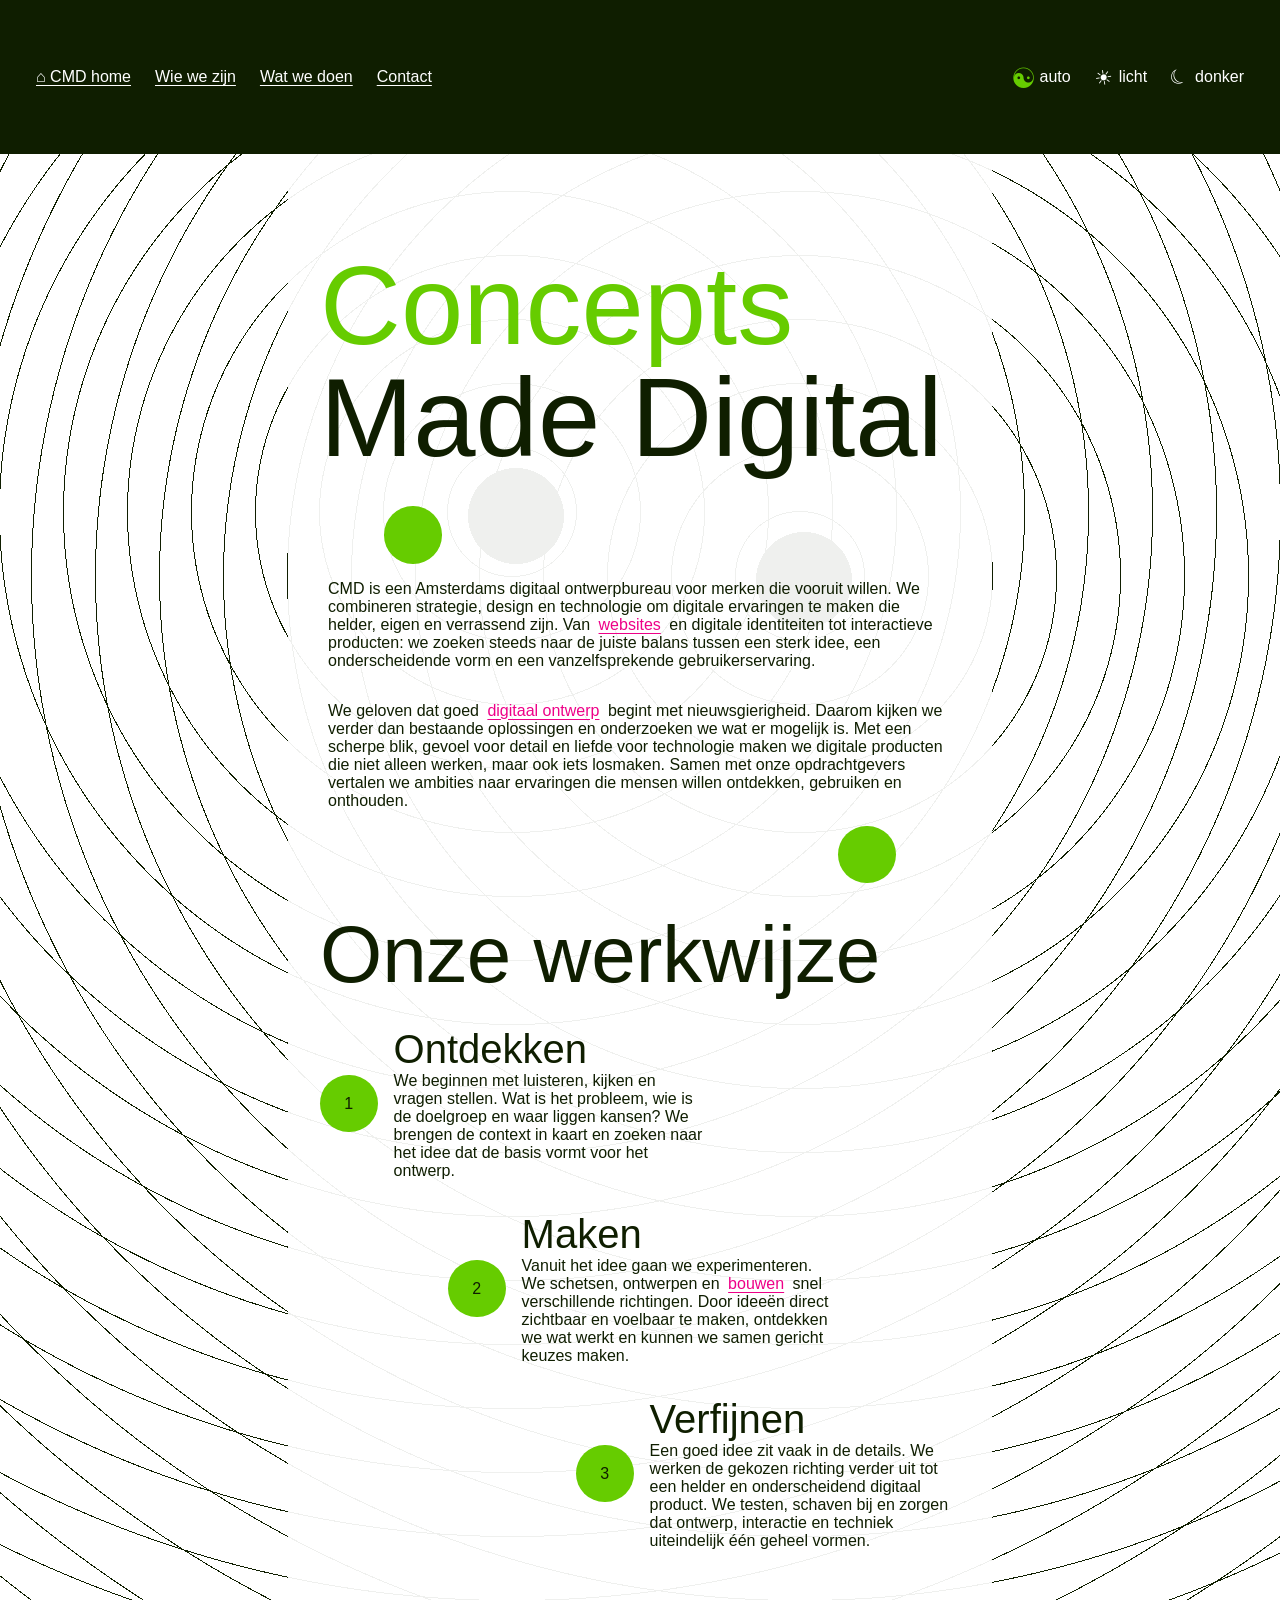
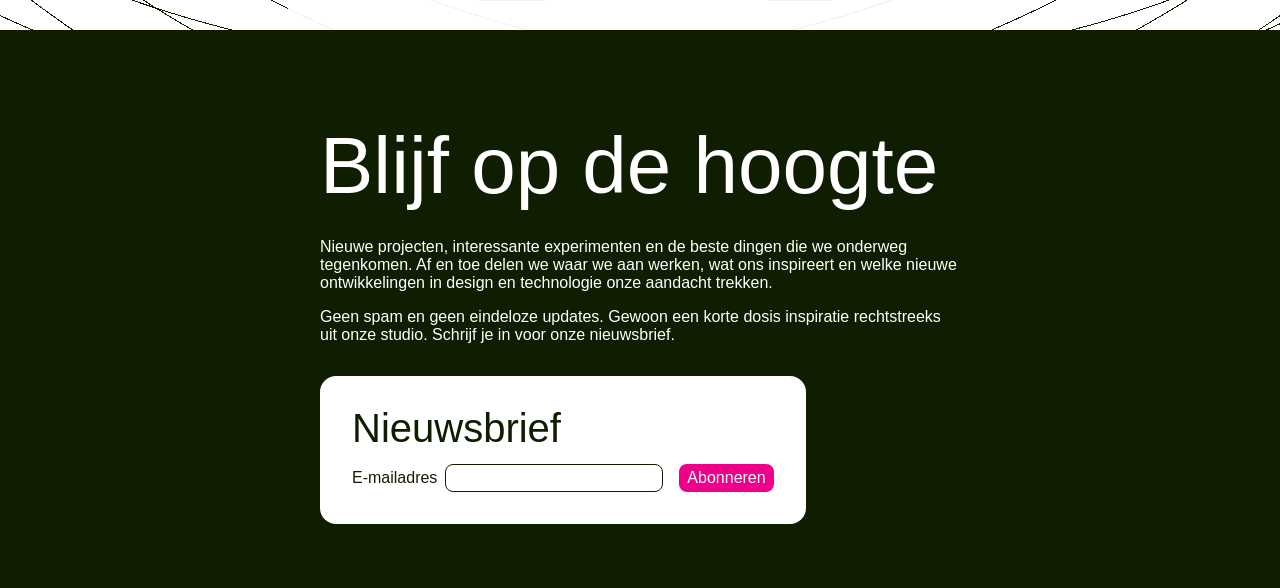
<file: baseline.html>
<!doctype html>
<html lang="en">
  <head>
    <meta charset="UTF-8" />
    <meta name="viewport" content="width=device-width, initial-scale=1.0" />
    <title>Digitaal Tuintje van CMD</title>

    <link href="./assets/style/baseline.css" rel="stylesheet" />
    <script
      data-page="[https://voorbeeld.nl]"
      src="http://127.0.0.1:5501/webring.js"
      defer
    ></script>
  </head>
  <body>
    <header>
      <nav>
        <ul>
          <li><a href="#">⌂&nbsp;CMD home</a></li>
          <li><a href="#">Wie we zijn</a></li>
          <li><a href="#">Wat we doen</a></li>
          <li><a href="#">Contact</a></li>
        </ul>
      </nav>

      <form>
        <label>
          <input type="radio" name="theme" value="auto-theme" checked /> auto
        </label>
        <label>
          <input type="radio" name="theme" value="light-theme" /> licht
        </label>
        <label>
          <input type="radio" name="theme" value="dark-theme" /> donker
        </label>
      </form>
    </header>
    <main>
      <section>
        <h1>Concepts Made Digital</h1>
        <p>
          CMD is een Amsterdams digitaal ontwerpbureau voor merken die vooruit
          willen. We combineren strategie, design en technologie om digitale
          ervaringen te maken die helder, eigen en verrassend zijn. Van
          <a href="https://en.wikipedia.org/wiki/Website">websites</a> en
          digitale identiteiten tot interactieve producten: we zoeken steeds
          naar de juiste balans tussen een sterk idee, een onderscheidende vorm
          en een vanzelfsprekende gebruikerservaring.
        </p>
        <p>
          We geloven dat goed
          <a href="https://en.wikipedia.org/wiki/Digital_design"
            >digitaal ontwerp</a
          >
          begint met nieuwsgierigheid. Daarom kijken we verder dan bestaande
          oplossingen en onderzoeken we wat er mogelijk is. Met een scherpe
          blik, gevoel voor detail en liefde voor technologie maken we digitale
          producten die niet alleen werken, maar ook iets losmaken. Samen met
          onze opdrachtgevers vertalen we ambities naar ervaringen die mensen
          willen ontdekken, gebruiken en onthouden.
        </p>
      </section>
      <section>
        <h2>Onze werkwijze</h2>

        <ol>
          <li>
            <h3>Ontdekken</h3>
            <p>
              We beginnen met luisteren, kijken en vragen stellen. Wat is het
              probleem, wie is de doelgroep en waar liggen kansen? We brengen de
              context in kaart en zoeken naar het idee dat de basis vormt voor
              het ontwerp.
            </p>
          </li>
          <li>
            <h3>Maken</h3>
            <p>
              Vanuit het idee gaan we experimenteren. We schetsen, ontwerpen en
              <a href="https://en.wikipedia.org/wiki/Web_development">bouwen</a>
              snel verschillende richtingen. Door ideeën direct zichtbaar en
              voelbaar te maken, ontdekken we wat werkt en kunnen we samen
              gericht keuzes maken.
            </p>
          </li>
          <li>
            <h3>Verfijnen</h3>
            <p>
              Een goed idee zit vaak in de details. We werken de gekozen
              richting verder uit tot een helder en onderscheidend digitaal
              product. We testen, schaven bij en zorgen dat ontwerp, interactie
              en techniek uiteindelijk één geheel vormen.
            </p>
          </li>
        </ol>
      </section>
    </main>

    <footer>
      <section>
        <h2>Blijf op de hoogte</h2>
        <p>
          Nieuwe projecten, interessante experimenten en de beste dingen die we
          onderweg tegenkomen. Af en toe delen we waar we aan werken, wat ons
          inspireert en welke nieuwe ontwikkelingen in design en technologie
          onze aandacht trekken.
        </p>
        <p>
          Geen spam en geen eindeloze updates. Gewoon een korte dosis inspiratie
          rechtstreeks uit onze studio. Schrijf je in voor onze nieuwsbrief.
        </p>

        <form>
          <h3>Nieuwsbrief</h3>
          <label>E-mailadres <input type="email" /></label>
          <button>Abonneren</button>
        </form>
      </section>
    </footer>
  </body>
</html>
</file>
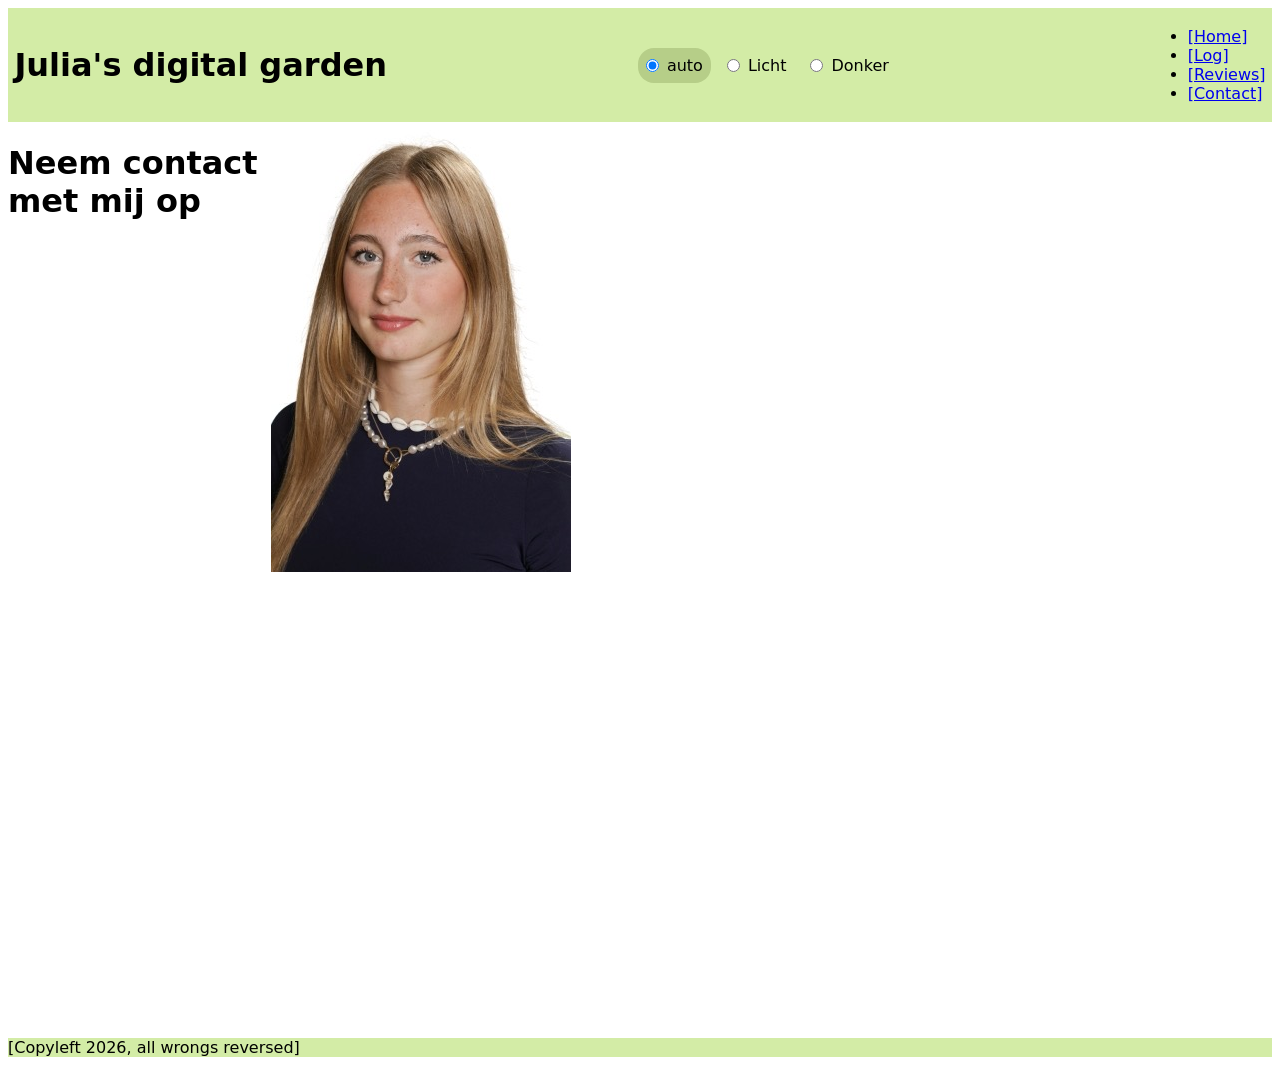
<file: contact.html>
<!doctype html>
<html lang="en">
  <head>
    <meta charset="UTF-8" />
    <meta name="viewport" content="width=device-width, initial-scale=1.0" />
    <meta name="author" content="Julia Mak" />
    <meta name="color-scheme" content="dark light" />

    <title>[Digitaal Tuintje van Julia Mak]</title>
    <link rel="stylesheet" href="./assets/style/normal.css" />

    <!-- Importeer het webring component, voeg jouw eigen domein toe in data-page -->
    <script
      data-page="[https://voorbeeld.nl]"
      src="https://digitaaltuintje.nl/webring.js"
      defer
    ></script>
      </head>
  <body>
    <header>
         <h1>Julia's digital garden</h1>

      <form>
        <label for="system-mode">
          <input
            type="radio"
            id="system-mode"
            name="color-scheme"
            value="auto"
            checked
          />
          auto
        </label>
        <label for="light-mode">
          <input
            type="radio"
            id="light-mode"
            name="color-scheme"
            value="light"
          />
          Licht
        </label>
        <label for="dark-mode">
          <input type="radio" id="dark-mode" name="color-scheme" value="dark" />
          Donker
        </label>
      </form>

      <nav>
        <ul>
          <li><a href="/">[Home]</a></li>
          <li><a href="/log.html">[Log]</a></li>
          <li><a href="/reviews.html">[Reviews]</a></li>
          <li><a href="/contact.html">[Contact]</a></li>
        </ul>
      </nav>
    </header>

    <main>
      <h1>Neem contact met mij op</h1>
      <img alt="Vrouw-met-blond-haar" src="IMG_3798.JPG"/>
    </main>


    <footer>
      <p>[Copyleft 2026, all wrongs reversed]</p>

    </footer>
</body>
</html>
</file>
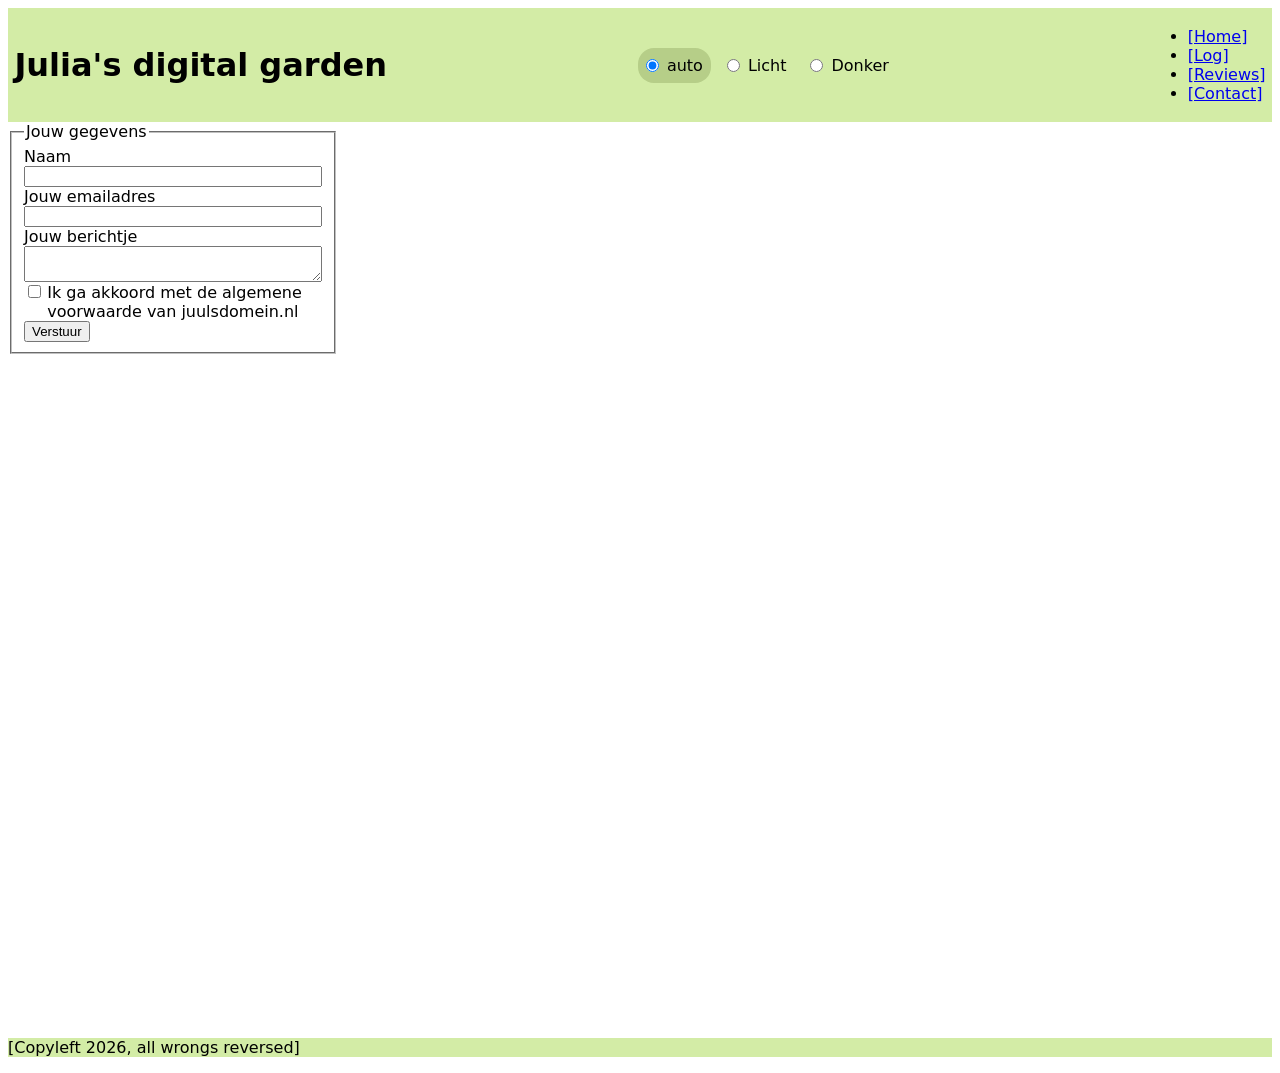
<file: log.html>
<!doctype html>
<html lang="en">
  <head>
    <meta charset="UTF-8" />
    <meta name="viewport" content="width=device-width, initial-scale=1.0" />
    <meta name="author" content="Julia Mak" />
    <meta name="color-scheme" content="dark light" />

    <title>[Digitaal Tuintje van Julia Mak]</title>
    <link rel="stylesheet" href="./assets/style/normal.css" />

    <!-- Importeer het webring component, voeg jouw eigen domein toe in data-page -->
    <script
      data-page="[https://voorbeeld.nl]"
      src="https://digitaaltuintje.nl/webring.js"
      defer
    ></script>
  </head>
  <body>
    <header>
      <h1>Julia's digital garden</h1>

      <form>
        <label for="system-mode">
          <input
            type="radio"
            id="system-mode"
            name="color-scheme"
            value="auto"
            checked
          />
          auto
        </label>
        <label for="light-mode">
          <input
            type="radio"
            id="light-mode"
            name="color-scheme"
            value="light"
          />
          Licht
        </label>
        <label for="dark-mode">
          <input type="radio" id="dark-mode" name="color-scheme" value="dark" />
          Donker
        </label>
      </form>

      <nav>
        <ul>
          <li><a href="/">[Home]</a></li>
          <li><a href="/log.html">[Log]</a></li>
          <li><a href="/reviews.html">[Reviews]</a></li>
          <li><a href="/contact.html">[Contact]</a></li>
        </ul>
      </nav>
    </header>
    
    <main>
        <form>
            <fieldset>
                <legend>Jouw gegevens</legend>
                <label>
                    Naam<input type="text" name="naam">
                </label>
                <label>
                    Jouw emailadres
                    <input type="email" name="email">
                </label>
                <label>
                    Jouw berichtje
                    <textarea name="bericht"></textarea>
                </label>
                <label>
                    <input type="checkbox" name="check"> Ik ga akkoord met de algemene voorwaarde van juulsdomein.nl
                </label>
                 <button>Verstuur</button>
            </fieldset>
        </form>  
    </main>


    <footer>
      <p>[Copyleft 2026, all wrongs reversed]</p>
    </footer>
  </body>
</html>
</file>
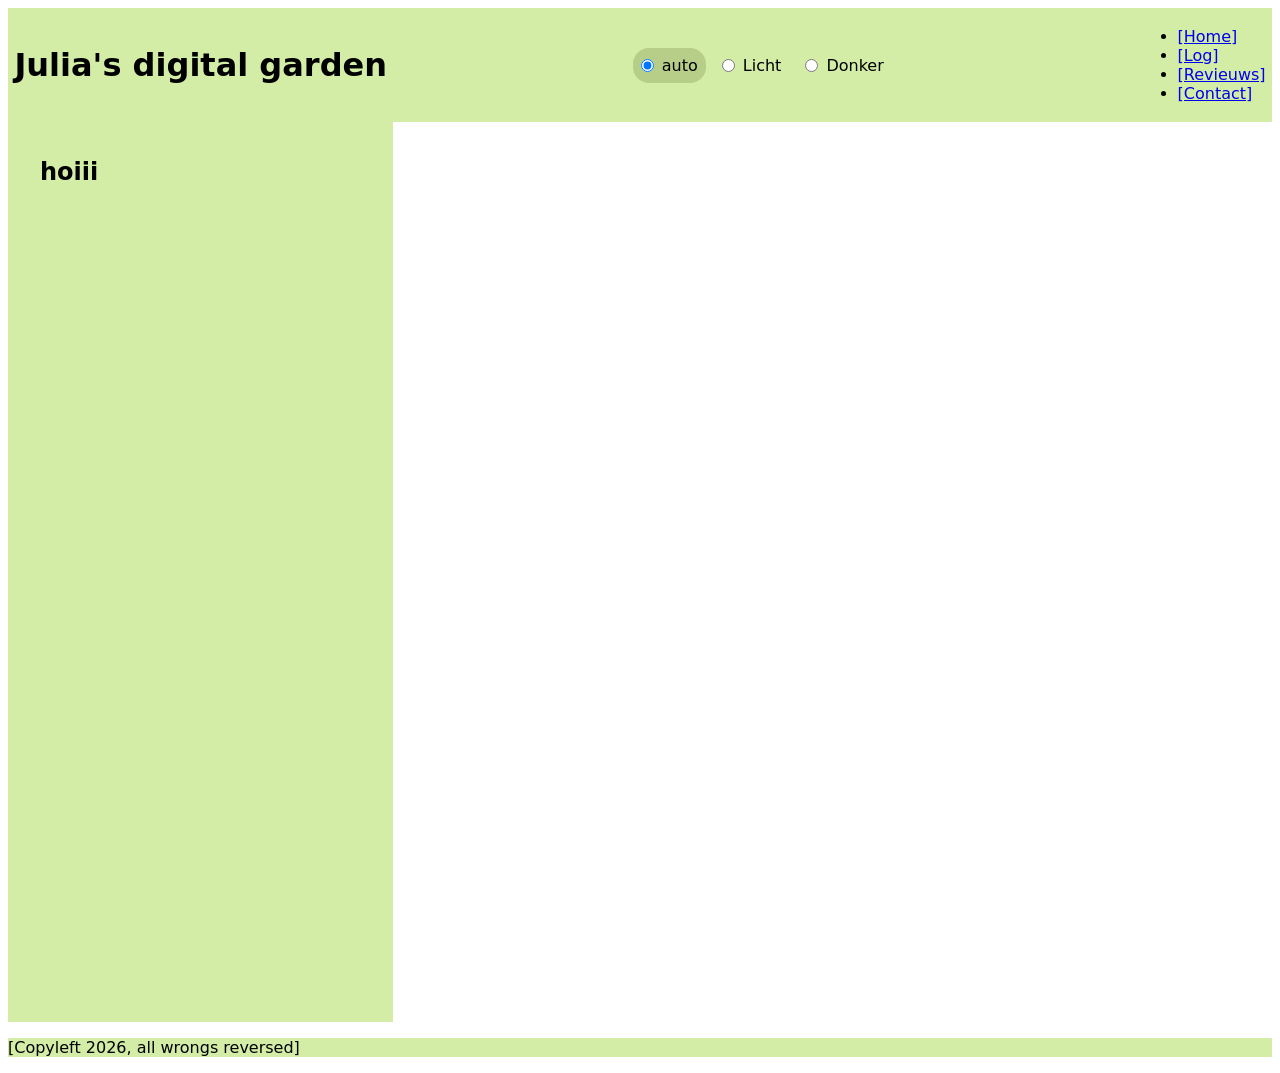
<file: Revieuws.html>
<!doctype html>
<html lang="en">
  <head>
    <meta charset="UTF-8" />
    <meta name="viewport" content="width=device-width, initial-scale=1.0" />
    <meta name="author" content="Julia Mak" />
    <meta name="color-scheme" content="dark light" />

    <title>[Digitaal Tuintje van Julia Mak]</title>
    <link rel="stylesheet" href="./assets/style/normal.css" />

    <!-- Importeer het webring component, voeg jouw eigen domein toe in data-page -->
    <script
      data-page="[https://voorbeeld.nl]"
      src="https://digitaaltuintje.nl/webring.js"
      defer
    ></script>
  </head>
  <body>
    <header>
      <h1>Julia's digital garden</h1>

      <form>
        <label for="system-mode">
          <input
            type="radio"
            id="system-mode"
            name="color-scheme"
            value="auto"
            checked
          />
          auto
        </label>
        <label for="light-mode">
          <input
            type="radio"
            id="light-mode"
            name="color-scheme"
            value="light"
          />
          Licht
        </label>
        <label for="dark-mode">
          <input type="radio" id="dark-mode" name="color-scheme" value="dark" />
          Donker
        </label>
      </form>

      <nav>
        <ul>
          <li><a href="/">[Home]</a></li>
          <li><a href="/log.html">[Log]</a></li>
          <li><a href="/revieuws.html">[Revieuws]</a></li>
          <li><a href="/contact.html">[Contact]</a></li>
        </ul>
      </nav>
    </header>

    <main>
    <article>
   <h1>hoiii</h1>
    </article>

    </main>


    <footer>
      <p>[Copyleft 2026, all wrongs reversed]</p>
    </footer>
  </body>
</html>
</file>
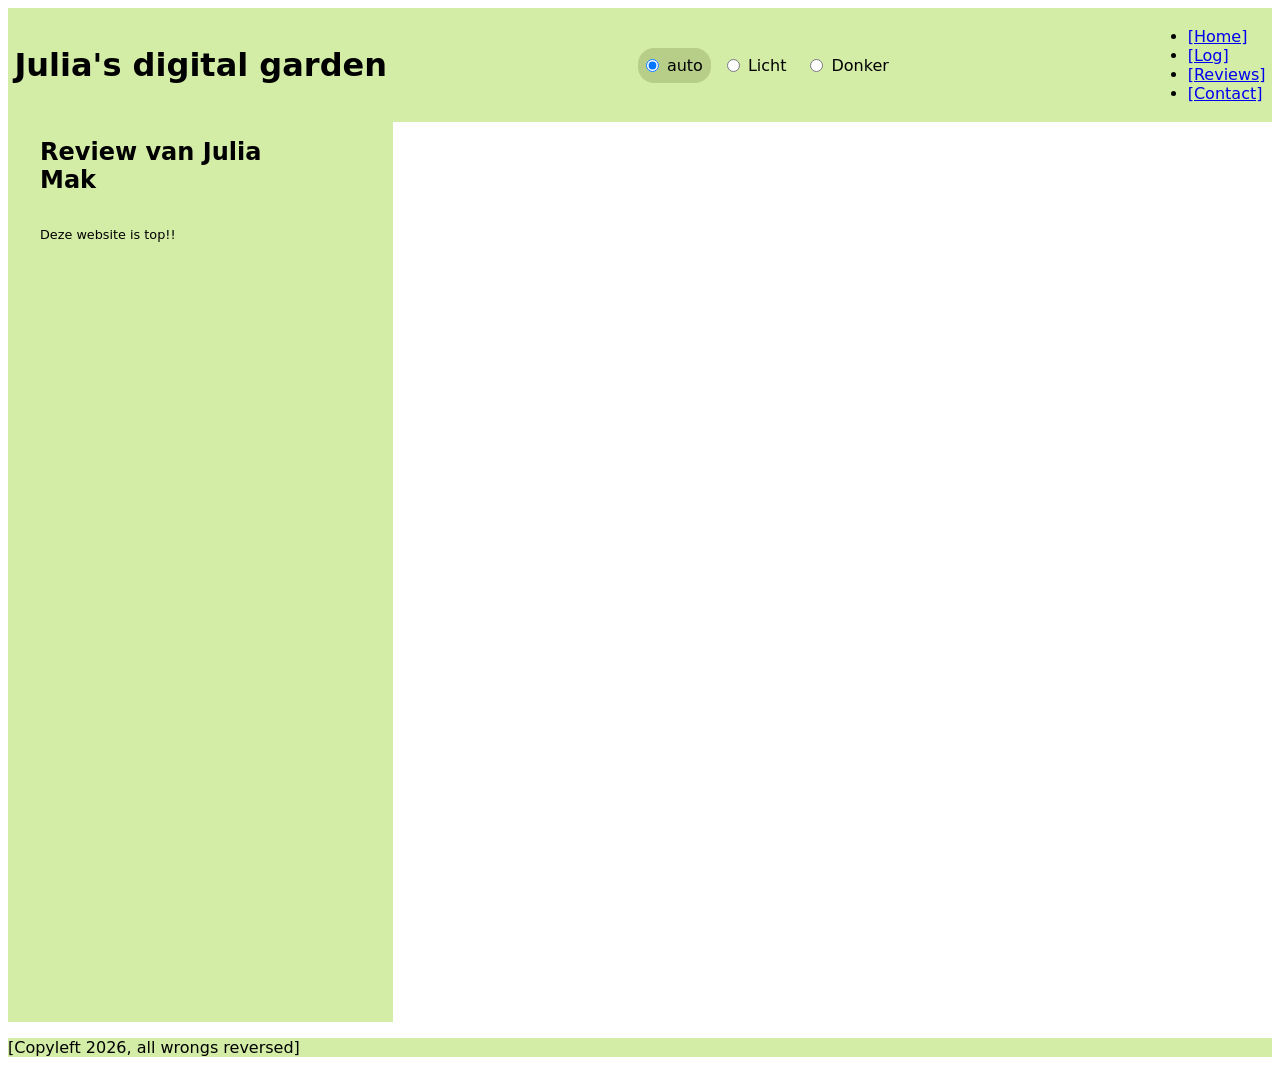
<file: reviews.html>
<!doctype html>
<html lang="en">
  <head>
    <meta charset="UTF-8" />
    <meta name="viewport" content="width=device-width, initial-scale=1.0" />
    <meta name="author" content="Julia Mak" />
    <meta name="color-scheme" content="dark light" />

    <title>[Digitaal Tuintje van Julia Mak]</title>
    <link rel="stylesheet" href="./assets/style/normal.css" />

    <!-- Importeer het webring component, voeg jouw eigen domein toe in data-page -->
    <script
      data-page="[https://voorbeeld.nl]"
      src="https://digitaaltuintje.nl/webring.js"
      defer
    ></script>
  </head>
  <body>
    <header>
      <h1>Julia's digital garden</h1>

      <form>
        <label for="system-mode">
          <input
            type="radio"
            id="system-mode"
            name="color-scheme"
            value="auto"
            checked
          />
          auto
        </label>
        <label for="light-mode">
          <input
            type="radio"
            id="light-mode"
            name="color-scheme"
            value="light"
          />
          Licht
        </label>
        <label for="dark-mode">
          <input type="radio" id="dark-mode" name="color-scheme" value="dark" />
          Donker
        </label>
      </form>

      <nav>
        <ul>
          <li><a href="/">[Home]</a></li>
          <li><a href="/log.html">[Log]</a></li>
          <li><a href="/reviews.html">[Reviews]</a></li>
          <li><a href="/contact.html">[Contact]</a></li>
        </ul>
      </nav>
    </header>

    <main>
      <article>
        <h2>Review van Julia Mak</h2>
        <p>Deze website is top!!
        </p>
      </article>
    </main>


    <footer>
      <p>[Copyleft 2026, all wrongs reversed]</p>
    </footer>
  </body>
</html>
</file>
<file: assets/style/baseline.css>
/****************/
/* SAIRA NORMAL */
/****************/
/* @font-face {
  font-family: "Saira";
  src: url("https://assets.codepen.io/274456/Saira-ExtraLight.ttf") format("truetype");
  font-weight: 200;
  font-style: normal;
} */

@font-face {
  font-family: "Saira";
  src: url("https://assets.codepen.io/274456/Saira-Light.ttf")
    format("truetype");
  font-weight: 300;
  font-style: normal;
}

@font-face {
  font-family: "Saira";
  src: url("https://assets.codepen.io/274456/Saira-Regular.ttf")
    format("truetype");
  font-weight: 400;
  font-style: normal;
}

/* @font-face {
  font-family: "Saira";
  src: url("https://assets.codepen.io/274456/Saira-SemiBold.ttf") format("truetype");
  font-weight: 600;
  font-style: normal;
} */

@font-face {
  font-family: "Saira";
  src: url("https://assets.codepen.io/274456/Saira-Bold.ttf") format("truetype");
  font-weight: 700;
  font-style: normal;
}

/***********************/
/* SAIRA NORMAL ITALIC */
/***********************/
/* @font-face {
  font-family: "Saira";
  src: url("https://assets.codepen.io/274456/Saira-ExtraLightItalic.ttf") format("truetype");
  font-weight: 200;
  font-style: italic;
} */

@font-face {
  font-family: "Saira";
  src: url("https://assets.codepen.io/274456/Saira-LightItalic.ttf")
    format("truetype");
  font-weight: 300;
  font-style: italic;
}

@font-face {
  font-family: "Saira";
  src: url("https://assets.codepen.io/274456/Saira-RegularItalic.ttf")
    format("truetype");
  font-weight: 400;
  font-style: italic;
}

/* @font-face {
  font-family: "Saira";
  src: url("https://assets.codepen.io/274456/Saira-SemiBoldItalic.ttf") format("truetype");
  font-weight: 600;
  font-style: italic;
} */

@font-face {
  font-family: "Saira";
  src: url("https://assets.codepen.io/274456/Saira-BoldItalic.ttf")
    format("truetype");
  font-weight: 700;
  font-style: italic;
}

/************************/
/* SAIRA SEMI-CONDENSED */
/************************/
/* @font-face {
  font-family: "Saira Semi Condensed";
  src: url("https://assets.codepen.io/274456/Saira_SemiCondensed-ExtraLight.ttf") format("truetype");
  font-weight: 200;
  font-style: normal;
} */

@font-face {
  font-family: "Saira Semi Condensed";
  src: url("https://assets.codepen.io/274456/Saira_SemiCondensed-Light.ttf")
    format("truetype");
  font-weight: 300;
  font-style: normal;
}

@font-face {
  font-family: "Saira Semi Condensed";
  src: url("https://assets.codepen.io/274456/Saira_SemiCondensed-Regular.ttf")
    format("truetype");
  font-weight: 400;
  font-style: normal;
}

/* @font-face {
  font-family: "Saira Semi Condensed";
  src: url("https://assets.codepen.io/274456/Saira_SemiCondensed-SemiBold.ttf") format("truetype");
  font-weight: 600;
  font-style: normal;
} */

@font-face {
  font-family: "Saira Semi Condensed";
  src: url("https://assets.codepen.io/274456/Saira_SemiCondensed-Bold.ttf")
    format("truetype");
  font-weight: 700;
  font-style: normal;
}

/*******************************/
/* SAIRA SEMI-CONDENSED ITALIC */
/*******************************/
/* @font-face {
  font-family: "Saira Semi Condensed";
  src: url("https://assets.codepen.io/274456/Saira_SemiCondensed-ExtraLightItalic.ttf") format("truetype");
  font-weight: 200;
  font-style: italic;
} */

@font-face {
  font-family: "Saira Semi Condensed";
  src: url("https://assets.codepen.io/274456/Saira_SemiCondensed-LightItalic.ttf")
    format("truetype");
  font-weight: 300;
  font-style: italic;
}

@font-face {
  font-family: "Saira Semi Condensed";
  src: url("https://assets.codepen.io/274456/Saira_SemiCondensed-RegularItalic.ttf")
    format("truetype");
  font-weight: 400;
  font-style: italic;
}

/* @font-face {
  font-family: "Saira Semi Condensed";
  src: url("https://assets.codepen.io/274456/Saira_SemiCondensed-SemiBoldItalic.ttf") format("truetype");
  font-weight: 600;
  font-style: italic;
} */

@font-face {
  font-family: "Saira Semi Condensed";
  src: url("https://assets.codepen.io/274456/Saira_SemiCondensed-BoldItalic.ttf")
    format("truetype");
  font-weight: 700;
  font-style: italic;
}

/**************************/
/* SAIRA CONDENSED NORMAL */
/**************************/
/* @font-face {
  font-family: "Saira Condensed";
  src: url("https://assets.codepen.io/274456/Saira_Condensed-ExtraLight.ttf") format("truetype");
  font-weight: 200;
  font-style: normal;
} */

@font-face {
  font-family: "Saira Condensed";
  src: url("https://assets.codepen.io/274456/Saira_Condensed-Light.ttf")
    format("truetype");
  font-weight: 300;
  font-style: normal;
}

@font-face {
  font-family: "Saira Condensed";
  src: url("https://assets.codepen.io/274456/Saira_Condensed-Regular.ttf")
    format("truetype");
  font-weight: 400;
  font-style: normal;
}

/* @font-face {
  font-family: "Saira Condensed";
  src: url("https://assets.codepen.io/274456/Saira_Condensed-SemiBold.ttf") format("truetype");
  font-weight: 600;
  font-style: normal;
} */

@font-face {
  font-family: "Saira Condensed";
  src: url("https://assets.codepen.io/274456/Saira_Condensed-Bold.ttf")
    format("truetype");
  font-weight: 700;
  font-style: normal;
}

/**************************/
/* SAIRA CONDENSED ITALIC */
/**************************/
/* @font-face {
  font-family: "Saira Condensed";
  src: url("https://assets.codepen.io/274456/Saira_Condensed-ExtraLightItalic.ttf") format("truetype");
  font-weight: 200;
  font-style: italic;
} */

@font-face {
  font-family: "Saira Condensed";
  src: url("https://assets.codepen.io/274456/Saira_Condensed-LightItalic.ttf")
    format("truetype");
  font-weight: 300;
  font-style: italic;
}

@font-face {
  font-family: "Saira Condensed";
  src: url("https://assets.codepen.io/274456/Saira_Condensed-RegularItalic.ttf")
    format("truetype");
  font-weight: 400;
  font-style: italic;
}

/* @font-face {
  font-family: "Saira Condensed";
  src: url("https://assets.codepen.io/274456/Saira_Condensed-SemiBoldItalic.ttf") format("truetype");
  font-weight: 600;
  font-style: italic;
} */

@font-face {
  font-family: "Saira Condensed";
  src: url("https://assets.codepen.io/274456/Saira_Condensed-BoldItalic.ttf")
    format("truetype");
  font-weight: 700;
  font-style: italic;
}

@layer template {
  html {
    font-family: Saira, sans-serif;
  }
}

*,
*::after,
*::before {
  box-sizing: border-box;
}

/* THEME */

html {
  color-scheme: light dark;

  --brand-primary: #0f1e00; /* dark dark green */
  --brand-secondary: #66cc00; /* green */
  --brand-accent: light-dark(#ee0088, #ff99cc); /* dark pink, light pink */

  --color: light-dark(var(--brand-primary), white);
  --background: light-dark(
    #ffffff,
    /* white */
    color-mix(in srgb, var(--brand-secondary), var(--brand-primary) 67%)
      /* mix of primary and secondary */
  );
  --background-transparent: light-dark(
    #ffffffee,
    /* transparant white */
    color-mix(in srgb, var(--background), transparent 33%) /* transparant mix */
  );

  --color-link: var(--brand-accent);
  --outline-link: currentcolor;

  --background-deco: var(--brand-secondary);
  --color-deco: var(--brand-primary);
  --line-deco: var(--brand-primary);

  --color-button: light-dark(#ffffff, #000000); /* white, black */
  --background-button: var(--brand-accent);
  --outline-button: var(--brand-accent);

  --color-input: black;
  --background-input: white;

  --line-input: var(--brand-primary);

  accent-color: var(--brand-secondary);

  --color-header: #ffffff; /* white */
  --background-header: var(--brand-primary);
  --color-link-header: white;

  --color-footer: #ffffff; /* white */
  --background-footer: var(--brand-primary);

  --color-title: var(--brand-secondary);

  --whitespace-s: 1rem;
  --whitespace-m: 2rem;
  --whitespace-l: 4rem;

  --radius-s: 0.5rem;
  --radius-m: 1rem;
  --radius-l: 2rem;

  --size-deco: 3.6em;
}

/* de toggles */

html:has([value="light-theme"]:checked) {
  color-scheme: light;
}

html:has([value="dark-theme"]:checked) {
  color-scheme: dark;
}

/* OVERALL */

body {
  margin: 0;
  background-color: var(--background);
  background-image:
    radial-gradient(
      circle at min(80%, calc(50% + 10.25em)) 36.25em,
      var(--line-deco) 0 3em,
      transparent 0
    ),
    radial-gradient(
      circle at max(30%, calc(50% - 7.75em)) 32.25em,
      var(--line-deco) 0 3em,
      transparent 0
    ),
    repeating-radial-gradient(
      circle at min(79%, calc(50% + 10em)) 36em,
      var(--line-deco) 0 1px,
      transparent 0 4em
    ),
    repeating-radial-gradient(
      circle at max(29%, calc(50% - 8em)) 32em,
      var(--line-deco) 0 1px,
      transparent 0 4em
    );
  color: var(--color);
}

h1 {
  margin-block: var(--whitespace-m);

  font-weight: 100;
  font-size: clamp(2.5rem, -1.25rem + 18.75vw, 7rem);
  line-height: 1;

  &::first-line {
    color: var(--color-title);
  }
}

h2 {
  margin-block: var(--whitespace-m);

  font-weight: 100;
  font-size: clamp(2rem, -0.5rem + 12.5vw, 5rem);
  line-height: 1;
}

h3 {
  font-weight: 100;
  font-size: clamp(1.5rem, 0.6667rem + 4.1667vw, 2.5rem);
}

input {
  padding: 0.25em 0.5em;

  background-color: var(--background-input);
  border: solid 1px var(--line-input);
  border-radius: var(--radius-s);
  corner-shape: squircle;

  font: inherit;
  color: var(--color-input);
}

button {
  padding: 0.25em 0.5em;

  appearance: none;
  border: none;
  border-radius: var(--radius-s);
  corner-shape: squircle;

  font: inherit;

  &:focus-visible {
    outline: solid 0.1em var(--outline-button);
    outline-offset: 0.25em;
  }
}

a {
  padding: 0.25em;
  border-radius: var(--radius-s);
  color: var(--color-link);

  text-underline-offset: 0.2em;

  &:focus-visible {
    outline: solid 0.1em currentcolor;
    text-decoration: none;
  }
}

/* HEADER */

header {
  display: flex;
  justify-content: space-between;
  flex-wrap: wrap;
  gap: var(--whitespace-m);

  padding: var(--whitespace-l) var(--whitespace-m);

  background: var(--background-header);
  color: var(--color-link-header);

  @media (width > 38em) {
    align-items: center;
  }
}

/* NAVIGATIE */

header ul {
  margin: 0;
  padding: 0;
  list-style-type: "";

  display: grid;
  gap: 0.5em;

  @media (width > 38em) {
    display: flex;
    align-items: center;
    gap: 1em;
  }
}

header ul li:first-child {
  margin-inline-end: auto;
}

header ul li a {
  color: var(--color-link-header);
}

/* TOGGLES */

header form {
  display: grid;
  align-content: start;
  justify-items: start;

  @media (width > 60em) {
    display: flex;
    gap: 1em;
  }
}

header form label {
  position: relative;
  padding: 0.25em;

  display: flex;
  align-items: center;
  gap: 0.5em;

  border-radius: var(--radius-s);

  &:has(:focus-visible) {
    outline: solid 0.1em currentcolor;
  }

  &::before {
    width: 1em;
    height: 1em;

    display: grid;
    place-items: center;
    place-content: center;

    scale: 1.25;

    transition: 0.3s;
  }

  &:has(:checked)::before {
    scale: 1.75;
    color: var(--brand-secondary);
  }

  &:has([value="auto-theme"])::before {
    content: "☯";
  }

  &:has([value="light-theme"])::before {
    content: "☀";
    rotate: 0.1turn;
  }

  &:has([value="dark-theme"])::before {
    content: "☽";
    rotate: 0.425turn;
  }
}

header form input {
  position: absolute;
  inset: 0;
  opacity: 0;
}

/* MAIN */

main {
  max-inline-size: 44em;
  margin-inline: auto;
  padding: var(--whitespace-l) var(--whitespace-m);
  background-color: var(--background-transparent);
}

/* INTRO */

main section:nth-of-type(1) p {
  position: relative;
  padding: 0.5em;

  &:first-of-type {
    padding-block-start: calc(var(--size-deco) + var(--whitespace-s));

    &::before {
      content: "";

      position: absolute;
      inset-block-start: 0;
      inset-inline-start: 10%;

      inline-size: var(--size-deco);
      aspect-ratio: 1;

      background-color: var(--background-deco);
      border-radius: 50%;
    }
  }

  &:last-of-type {
    padding-block-end: calc(var(--size-deco) + var(--whitespace-s));

    &::after {
      content: "";

      position: absolute;
      inset-block-end: 0;
      inset-inline-end: 10%;

      inline-size: var(--size-deco);
      aspect-ratio: 1;

      background-color: var(--background-deco);
      border-radius: 50%;
    }
  }
}

/* WERKWIJZE */

main section:nth-of-type(2) ol {
  counter-reset: werkwijze;
  padding: 0;
  list-style-type: "";

  display: grid;
  gap: var(--whitespace-m);
}

main section:nth-of-type(2) li {
  counter-increment: werkwijze;

  display: grid;
  grid-template-areas:
    "number title"
    "number text";
  column-gap: var(--whitespace-s);

  max-inline-size: 24em;

  &:nth-of-type(1) {
    justify-self: start;
  }

  &:nth-of-type(2) {
    justify-self: center;
  }

  &:nth-of-type(3) {
    justify-self: end;
  }
}

main section:nth-of-type(2) li::before {
  content: counter(werkwijze);
  grid-area: number;

  inline-size: var(--size-deco);
  aspect-ratio: 1;

  display: grid;
  place-items: center;

  background-color: var(--background-deco);
  border-radius: 50%;
  align-self: center;

  color: var(--color-deco);
}

main section:nth-of-type(2) li :is(h3, p) {
  margin: 0;
}

/* FOOTER */

footer {
  background: var(--background-footer);
  color: var(--color-footer);
}

footer section,
footer nav {
  max-inline-size: 44em;
  margin-inline: auto;
  padding: var(--whitespace-l) var(--whitespace-m);
}

/* NIEUWSBRIEF */

footer form {
  inline-size: fit-content;
  margin-block-start: var(--whitespace-m);
  padding: var(--whitespace-m);

  display: grid;
  gap: var(--whitespace-s);

  background: var(--background);
  border-radius: var(--radius-m);
  corner-shape: squircle;

  color: var(--color);

  @media (width > 36em) {
    grid-template-columns: max-content 1fr;
  }
}

footer form h3 {
  margin: 0;
  line-height: 1;
  grid-column: 1/-1;
}

footer form label {
  display: grid;

  @media (width > 36em) {
    display: flex;
    gap: 0.5em;
    align-items: center;
  }
}

footer form button {
  width: fit-content;

  background-color: var(--background-button);
  color: var(--color-button);
}
</file>
<file: assets/style/normal.css>
/* HIER KOMT JOUW CSS */
@font-face {
  font-family: "CormorantGaramond-Light";
  src: url(assets/type/CormorantGaramond-Light.ttf);
  font-weight: 400;
  font-style: normal;
}

html {
  color-scheme: light dark;
  --color: light-dark(black, white);
  --background: light-dark(white, black);
  --header: light-dark(#D3ECA6, #355E3B);
  --header-h1: light-dark(black, white);
  --header-label: light-dark(#b6ce88, #2b4f31);
  --left-column: light-dark(#D3ECA6, #355E3B);
  --right-column: light-dark(#fcd5ff, #b884a7);
  --main-button: light-dark(#e26d67, #eb8a85);
  --webright: light-dark(#D3ECA6, #355E3B);
}

html:has([value="light"]:checked) {
  color-scheme: light;
}

html:has([value="dark"]:checked) {
  color-scheme: dark;
}

body {
  font-family: "ComorantGarmond-Light", system-ui;
  color: CanvasText;
  background: var(--background);
  color: var(--color);
  min-height: 100vh;
}
main {
  display:grid;
  grid-template-columns: 6fr 1fr 1fr 15fr;
  min-height: 100vh;

}

main p {
  font-size: 0.80em;
}

article:first-child {
  background-color: var(--left-column);
  padding: 1em 7em 1em 2em;
  display: grid;
  flex-direction: column;
  justify-content: left;
  grid-column: 1 / 3;
  grid-row: 1 / 4;
  align-content: flex-start;
}

article:first-child h2:last-of-type {
  margin-top: auto;
}

main>button {
  background-color: var(--main-button);
  grid-column: 2 / 4;
  grid-row: 1 / 4;
  width: 200px;
  height: 200px;
  border-radius: 9em;
  position: relative;
  justify-self: center;
  align-self: center;
}

article:nth-of-type(2) {
  background-color: var(--right-column);
  padding: 2.5em 2em;
  display: grid;
  flex-direction: column;
  justify-content: right;
  grid-column: 3 / 5;
  grid-row: 1/ 4;
}



header {
background: var( --header);
}

header h1 {
color: var( --header-h1);
}

header label:has(:checked) {
background: var( --header-label);
border-radius: 1em;
}

header {
  position:sticky;
  top:0;
  z-index:100;
  padding:.2em .40em;

  display:flex;
  justify-content:space-between;
  align-items:center;
  flex-wrap:wrap;
  }
  
header h1 {
  margin:0;
  }
  
header form {
  margin:0;
  padding:0;

  display:flex;
  flex-wrap:wrap;
  gap:.5em;

  border:none;
  }
  
  /* OPTIONS */
header label {
  padding:.5em;
  display:flex;
  place-items:center;
  gap:.5em; 
  cursor:pointer;
  }
  
header input {
  margin:0;
  cursor:pointer;
  }

label {
display: grid;
margin-block-end: var( --whitespace-xs);
}

label:has(input[type="checkbox"]) {
display: flex;
gap: .2em;
align-items: baseline;
}

footer {
  background: var(--webright);
}
</file>
